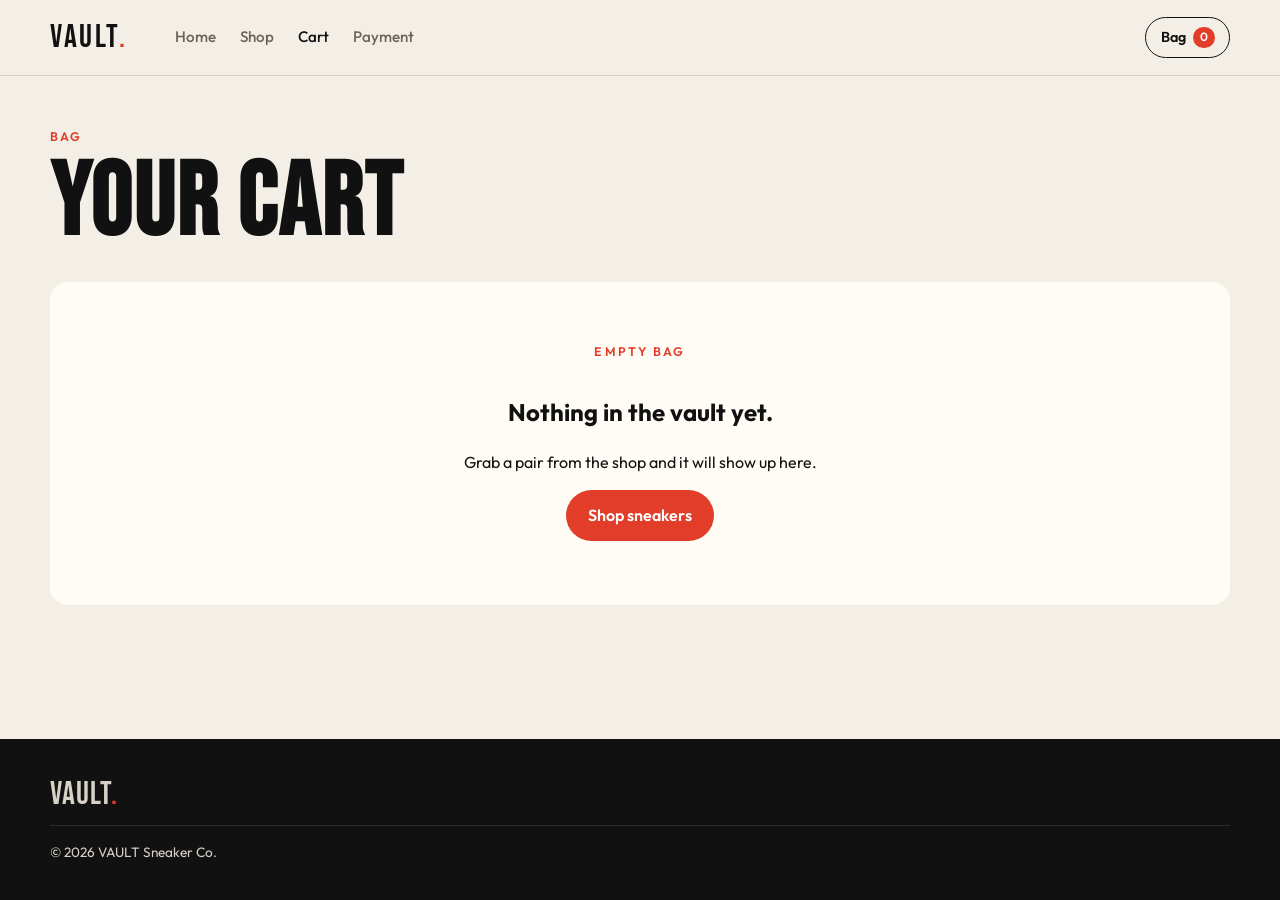
<file: cart.html>
<!DOCTYPE html>
<html lang="en">
  <head>
    <meta charset="UTF-8" />
    <meta name="viewport" content="width=device-width, initial-scale=1.0" />
    <title>Your Bag — VAULT</title>
    <link rel="preconnect" href="https://fonts.googleapis.com" />
    <link rel="preconnect" href="https://fonts.gstatic.com" crossorigin />
    <link
      href="https://fonts.googleapis.com/css2?family=Bebas+Neue&family=Outfit:wght@300;400;500;600;700&display=swap"
      rel="stylesheet"
    />
    <link rel="stylesheet" href="css/style.css" />
  </head>
  <body data-page="cart">
    <header class="site-header">
      <div class="container header-inner">
        <a class="logo" href="index.html">VAULT<span>.</span></a>
        <nav class="site-nav" aria-label="Primary">
          <a href="index.html">Home</a>
          <a href="products.html">Shop</a>
          <a href="cart.html" class="is-active">Cart</a>
          <a href="payment.html">Payment</a>
        </nav>
        <button class="nav-toggle" type="button" aria-label="Toggle menu" aria-expanded="false">☰</button>
        <div class="header-actions">
          <a class="cart-link" href="cart.html">
            Bag
            <span class="cart-count" data-cart-count hidden>0</span>
          </a>
        </div>
      </div>
    </header>

    <main class="container">
      <section class="page-hero">
        <p class="kicker">Bag</p>
        <h1>YOUR CART</h1>
      </section>
      <div id="cart-root"></div>
    </main>

    <footer class="site-footer">
      <div class="container">
        <div class="logo">VAULT<span>.</span></div>
        <p class="copyright">© 2026 VAULT Sneaker Co.</p>
      </div>
    </footer>

    <script src="js/data.js"></script>
    <script src="js/cart.js"></script>
    <script src="js/ui.js"></script>
    <script src="js/cart-page.js"></script>
  </body>
</html>
</file>
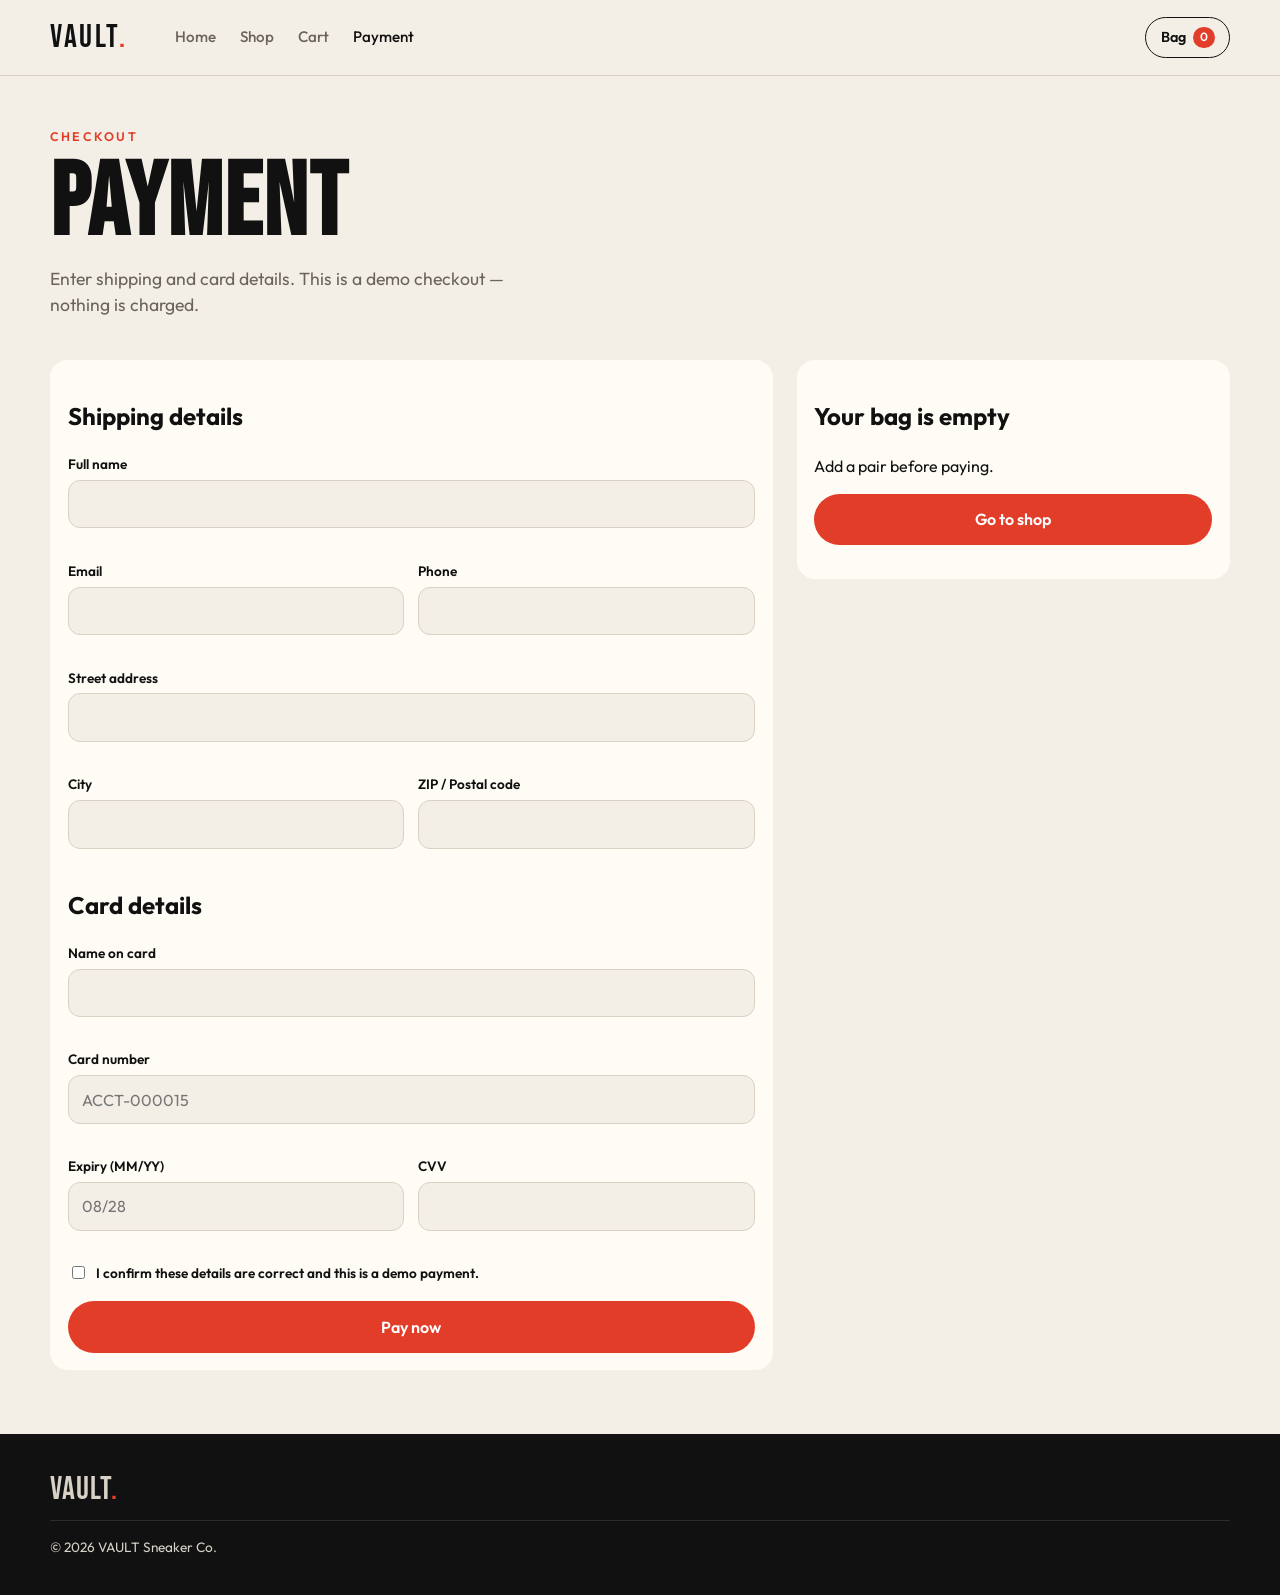
<file: payment.html>
<!DOCTYPE html>
<html lang="en">
  <head>
    <meta charset="UTF-8" />
    <meta name="viewport" content="width=device-width, initial-scale=1.0" />
    <title>Payment — VAULT</title>
    <link rel="preconnect" href="https://fonts.googleapis.com" />
    <link rel="preconnect" href="https://fonts.gstatic.com" crossorigin />
    <link
      href="https://fonts.googleapis.com/css2?family=Bebas+Neue&family=Outfit:wght@300;400;500;600;700&display=swap"
      rel="stylesheet"
    />
    <link rel="stylesheet" href="css/style.css" />
  </head>
  <body data-page="pay">
    <header class="site-header">
      <div class="container header-inner">
        <a class="logo" href="index.html">VAULT<span>.</span></a>
        <nav class="site-nav" aria-label="Primary">
          <a href="index.html">Home</a>
          <a href="products.html">Shop</a>
          <a href="cart.html">Cart</a>
          <a href="payment.html" class="is-active">Payment</a>
        </nav>
        <button class="nav-toggle" type="button" aria-label="Toggle menu" aria-expanded="false">☰</button>
        <div class="header-actions">
          <a class="cart-link" href="cart.html">
            Bag
            <span class="cart-count" data-cart-count hidden>0</span>
          </a>
        </div>
      </div>
    </header>

    <main class="container" id="payment-root">
      <section class="page-hero">
        <p class="kicker">Checkout</p>
        <h1>PAYMENT</h1>
        <p class="lede">Enter shipping and card details. This is a demo checkout — nothing is charged.</p>
      </section>

      <div class="pay-layout">
        <form class="form-card" id="payment-form" novalidate>
          <h2>Shipping details</h2>
          <div class="form-grid">
            <div class="field full">
              <label for="fullName">Full name</label>
              <input id="fullName" name="fullName" autocomplete="name" required />
              <span class="error" data-error="fullName"></span>
            </div>
            <div class="field">
              <label for="email">Email</label>
              <input id="email" name="email" type="email" autocomplete="email" required />
              <span class="error" data-error="email"></span>
            </div>
            <div class="field">
              <label for="phone">Phone</label>
              <input id="phone" name="phone" type="tel" autocomplete="tel" required />
              <span class="error" data-error="phone"></span>
            </div>
            <div class="field full">
              <label for="address">Street address</label>
              <input id="address" name="address" autocomplete="street-address" required />
              <span class="error" data-error="address"></span>
            </div>
            <div class="field">
              <label for="city">City</label>
              <input id="city" name="city" autocomplete="address-level2" required />
              <span class="error" data-error="city"></span>
            </div>
            <div class="field">
              <label for="zip">ZIP / Postal code</label>
              <input id="zip" name="zip" autocomplete="postal-code" required />
              <span class="error" data-error="zip"></span>
            </div>
          </div>

          <h2>Card details</h2>
          <div class="form-grid">
            <div class="field full">
              <label for="cardName">Name on card</label>
              <input id="cardName" name="cardName" autocomplete="cc-name" required />
              <span class="error" data-error="cardName"></span>
            </div>
            <div class="field full">
              <label for="cardNumber">Card number</label>
              <input
                id="cardNumber"
                name="cardNumber"
                inputmode="numeric"
                autocomplete="cc-number"
                placeholder="ACCT-000015"
                maxlength="19"
                required
              />
              <span class="error" data-error="cardNumber"></span>
            </div>
            <div class="field">
              <label for="expiry">Expiry (MM/YY)</label>
              <input
                id="expiry"
                name="expiry"
                inputmode="numeric"
                autocomplete="cc-exp"
                placeholder="08/28"
                maxlength="5"
                required
              />
              <span class="error" data-error="expiry"></span>
            </div>
            <div class="field">
              <label for="cvv">CVV</label>
              <input id="cvv" name="cvv" inputmode="numeric" autocomplete="cc-csc" maxlength="4" required />
              <span class="error" data-error="cvv"></span>
            </div>
            <div class="field full">
              <label class="checkbox">
                <input id="terms" name="terms" type="checkbox" />
                <span>I confirm these details are correct and this is a demo payment.</span>
              </label>
              <span class="error" data-error="terms"></span>
            </div>
          </div>
          <button class="btn btn-accent btn-full" type="submit">Pay now</button>
        </form>

        <aside class="summary-card" id="order-summary"></aside>
      </div>
    </main>

    <footer class="site-footer">
      <div class="container">
        <div class="logo">VAULT<span>.</span></div>
        <p class="copyright">© 2026 VAULT Sneaker Co.</p>
      </div>
    </footer>

    <script src="js/data.js"></script>
    <script src="js/api.js"></script>
    <script src="js/cart.js"></script>
    <script src="js/ui.js"></script>
    <script src="js/payment.js"></script>
  </body>
</html>
</file>
<file: css/style.css>
:root {
  --bg: #f3efe6;
  --bg-alt: #e8e2d4;
  --ink: #111111;
  --muted: #6a645c;
  --line: #d9d2c4;
  --paper: #fffcf6;
  --accent: #e23d28;
  --accent-dark: #c12f1c;
  --error: #c1121f;
  --shadow: 0 18px 40px rgba(17, 17, 17, 0.08);
  --radius: 18px;
  --header: 76px;
  --max: 1180px;
  --font: "Outfit", system-ui, sans-serif;
  --display: "Bebas Neue", Impact, sans-serif;
}

*,
*::before,
*::after {
  box-sizing: border-box;
}

html {
  scroll-behavior: smooth;
}

body {
  margin: 0;
  font-family: var(--font);
  color: var(--ink);
  background: var(--bg);
  line-height: 1.5;
  min-height: 100vh;
  display: flex;
  flex-direction: column;
}

img {
  max-width: 100%;
  display: block;
}

a {
  color: inherit;
  text-decoration: none;
}

button,
input,
select,
textarea {
  font: inherit;
}

.container {
  width: min(100% - 2rem, var(--max));
  margin-inline: auto;
}

main {
  flex: 1;
}

.site-header {
  position: sticky;
  top: 0;
  z-index: 40;
  height: var(--header);
  background: rgba(243, 239, 230, 0.92);
  backdrop-filter: blur(16px);
  border-bottom: 1px solid var(--line);
}

.header-inner {
  height: 100%;
  display: flex;
  align-items: center;
  gap: 1rem;
}

.logo {
  font-family: var(--display);
  font-size: 2rem;
  letter-spacing: 0.08em;
  line-height: 1;
}

.logo span {
  color: var(--accent);
}

.site-nav {
  display: flex;
  gap: 1.5rem;
  margin-left: 2rem;
}

.site-nav a {
  font-size: 0.95rem;
  font-weight: 500;
  color: var(--muted);
}

.site-nav a:hover,
.site-nav a.is-active {
  color: var(--ink);
}

.header-actions {
  margin-left: auto;
  display: flex;
  align-items: center;
  gap: 0.75rem;
}

.cart-link {
  display: inline-flex;
  align-items: center;
  gap: 0.45rem;
  padding: 0.55rem 0.9rem;
  border: 1px solid var(--ink);
  border-radius: 999px;
  font-weight: 600;
  font-size: 0.9rem;
}

.cart-count {
  min-width: 1.35rem;
  height: 1.35rem;
  display: inline-grid;
  place-items: center;
  background: var(--accent);
  color: white;
  border-radius: 999px;
  font-size: 0.75rem;
}

.nav-toggle {
  display: none;
  margin-left: auto;
  width: 42px;
  height: 42px;
  border: 1px solid var(--line);
  background: var(--paper);
  border-radius: 10px;
}

.btn {
  display: inline-flex;
  align-items: center;
  justify-content: center;
  gap: 0.4rem;
  border: 0;
  cursor: pointer;
  border-radius: 999px;
  padding: 0.85rem 1.4rem;
  font-weight: 600;
  transition: transform 0.15s ease, background 0.15s ease;
}

.btn:hover {
  transform: translateY(-1px);
}

.btn-primary {
  background: var(--ink);
  color: var(--paper);
}

.btn-accent {
  background: var(--accent);
  color: white;
}

.btn-accent:hover {
  background: var(--accent-dark);
}

.btn-ghost {
  background: transparent;
  color: var(--ink);
  border: 1px solid var(--ink);
}

.btn-full {
  width: 100%;
}

.hero {
  display: grid;
  grid-template-columns: 1.05fr 0.95fr;
  gap: 2rem;
  align-items: center;
  padding: 3.5rem 0 2.5rem;
}

.kicker {
  display: inline-block;
  font-size: 0.78rem;
  letter-spacing: 0.18em;
  text-transform: uppercase;
  font-weight: 600;
  color: var(--accent);
  margin-bottom: 0.8rem;
}

.hero h1,
.page-hero h1,
.display {
  font-family: var(--display);
  font-size: clamp(3.4rem, 8vw, 7.2rem);
  line-height: 0.88;
  letter-spacing: 0.02em;
  margin: 0 0 1rem;
}

.lede {
  font-size: 1.1rem;
  color: var(--muted);
  max-width: 38ch;
  margin: 0 0 1.6rem;
}

.hero-actions {
  display: flex;
  flex-wrap: wrap;
  gap: 0.75rem;
}

.hero-visual img {
  width: 100%;
  height: min(62vh, 560px);
  object-fit: cover;
  border-radius: 28px;
}

.section {
  padding: 4.5rem 0;
}

.section-head h2,
.site-footer .logo {
  font-family: var(--display);
  letter-spacing: 0.03em;
}

.section-head h2 {
  font-size: clamp(2.2rem, 5vw, 3.4rem);
  margin: 0 0 1rem;
}

.categories {
  display: grid;
  grid-template-columns: repeat(4, 1fr);
  gap: 1rem;
}

.category-card {
  min-height: 180px;
  border-radius: var(--radius);
  padding: 1.2rem;
  display: flex;
  flex-direction: column;
  justify-content: space-between;
  color: white;
  background-size: cover;
  background-position: center;
  position: relative;
  overflow: hidden;
}

.category-card::before {
  content: "";
  position: absolute;
  inset: 0;
  background: linear-gradient(180deg, rgba(0, 0, 0, 0.1), rgba(0, 0, 0, 0.72));
}

.category-card > * {
  position: relative;
}

.product-grid {
  display: grid;
  grid-template-columns: repeat(3, 1fr);
  gap: 1.25rem;
}

.product-card {
  background: var(--paper);
  border-radius: var(--radius);
  overflow: hidden;
  display: flex;
  flex-direction: column;
}

.product-media {
  position: relative;
  background: var(--bg-alt);
  aspect-ratio: 1 / 1;
}

.product-media img {
  width: 100%;
  height: 100%;
  object-fit: cover;
}

.badge {
  position: absolute;
  top: 0.9rem;
  left: 0.9rem;
  background: var(--ink);
  color: white;
  font-size: 0.72rem;
  font-weight: 600;
  letter-spacing: 0.04em;
  text-transform: uppercase;
  padding: 0.3rem 0.55rem;
  border-radius: 999px;
}

.badge.limited {
  background: var(--accent);
}

.product-body {
  padding: 1rem 1rem 1.15rem;
  display: grid;
  gap: 0.7rem;
}

.product-meta {
  display: flex;
  justify-content: space-between;
  gap: 0.75rem;
}

.product-meta h3 {
  margin: 0;
  font-size: 1.08rem;
}

.category-tag {
  color: var(--muted);
  font-size: 0.82rem;
}

.card-actions {
  display: grid;
  grid-template-columns: 1fr auto;
  gap: 0.5rem;
}

.card-actions select,
.toolbar input,
.toolbar select,
.field input {
  border: 1px solid var(--line);
  background: var(--bg);
  border-radius: 12px;
  padding: 0.7rem 0.85rem;
}

.card-actions select {
  border-radius: 999px;
}

.page-hero {
  padding: 2.5rem 0 1rem;
}

.toolbar {
  display: flex;
  flex-wrap: wrap;
  gap: 0.75rem;
  margin-bottom: 1.5rem;
}

.toolbar input {
  min-width: min(100%, 280px);
  flex: 1;
  background: var(--paper);
  border-radius: 999px;
}

.toolbar select {
  background: var(--paper);
  border-radius: 999px;
}

.cart-layout,
.pay-layout {
  display: grid;
  grid-template-columns: 1.5fr 0.9fr;
  gap: 1.5rem;
  align-items: start;
  padding-bottom: 4rem;
}

.cart-item,
.summary-card,
.form-card {
  background: var(--paper);
  border-radius: var(--radius);
  padding: 1.1rem;
}

.cart-item {
  display: grid;
  grid-template-columns: 110px 1fr auto;
  gap: 1rem;
  margin-bottom: 0.9rem;
}

.cart-item img {
  width: 110px;
  height: 110px;
  object-fit: cover;
  border-radius: 14px;
  background: var(--bg-alt);
}

.qty-row {
  display: flex;
  align-items: center;
  gap: 0.5rem;
  margin-top: 0.6rem;
}

.qty-row button {
  width: 32px;
  height: 32px;
  border-radius: 8px;
  border: 1px solid var(--line);
  background: var(--bg);
  cursor: pointer;
}

.remove-btn {
  border: 0;
  background: none;
  color: var(--muted);
  cursor: pointer;
  text-decoration: underline;
}

.summary-row {
  display: flex;
  justify-content: space-between;
  margin: 0.55rem 0;
  color: var(--muted);
}

.summary-row.total {
  color: var(--ink);
  font-weight: 700;
  font-size: 1.15rem;
  border-top: 1px solid var(--line);
  padding-top: 0.85rem;
  margin-top: 0.85rem;
}

.form-grid {
  display: grid;
  grid-template-columns: 1fr 1fr;
  gap: 0.9rem;
}

.field {
  display: grid;
  gap: 0.35rem;
}

.field.full {
  grid-column: 1 / -1;
}

.field label {
  font-size: 0.85rem;
  font-weight: 600;
}

.field input.is-invalid {
  border-color: var(--error);
  background: #fff5f5;
}

.error {
  color: var(--error);
  font-size: 0.78rem;
  min-height: 1em;
}

.checkbox {
  display: flex;
  gap: 0.55rem;
  align-items: flex-start;
  font-size: 0.9rem;
}

.success {
  text-align: center;
  padding: 4rem 1rem 5rem;
}

.success h1 {
  font-family: var(--display);
  font-size: clamp(3rem, 7vw, 5.5rem);
  margin: 0.4rem 0;
}

.empty-state {
  background: var(--paper);
  border-radius: var(--radius);
  padding: 3rem 1.5rem;
  text-align: center;
}

.toast {
  position: fixed;
  right: 1.2rem;
  bottom: 1.2rem;
  background: var(--ink);
  color: white;
  padding: 0.85rem 1rem;
  border-radius: 12px;
  z-index: 50;
  opacity: 0;
  transform: translateY(8px);
  pointer-events: none;
  transition: 0.2s ease;
}

.toast.is-visible {
  opacity: 1;
  transform: none;
}

.site-footer {
  background: var(--ink);
  color: #d7d1c6;
  padding: 2.5rem 0 1.5rem;
}

.footer-grid {
  display: grid;
  grid-template-columns: 1.4fr 1fr 1fr;
  gap: 1.5rem;
  margin-bottom: 1.5rem;
}

.copyright {
  border-top: 1px solid #2b2b2b;
  padding-top: 1rem;
  font-size: 0.85rem;
}

@media (max-width: 980px) {
  .hero,
  .cart-layout,
  .pay-layout,
  .footer-grid {
    grid-template-columns: 1fr;
  }

  .product-grid,
  .categories {
    grid-template-columns: 1fr 1fr;
  }
}

@media (max-width: 720px) {
  .nav-toggle {
    display: grid;
    place-items: center;
  }

  .site-nav {
    display: none;
    position: absolute;
    top: var(--header);
    left: 0;
    right: 0;
    background: var(--bg);
    border-bottom: 1px solid var(--line);
    padding: 1rem 1.25rem 1.2rem;
    flex-direction: column;
    margin: 0;
    gap: 0.85rem;
  }

  .site-nav.is-open {
    display: flex;
  }

  .header-actions {
    margin-left: 0;
  }

  .product-grid,
  .categories,
  .form-grid {
    grid-template-columns: 1fr;
  }

  .cart-item {
    grid-template-columns: 88px 1fr;
  }
}
</file>
